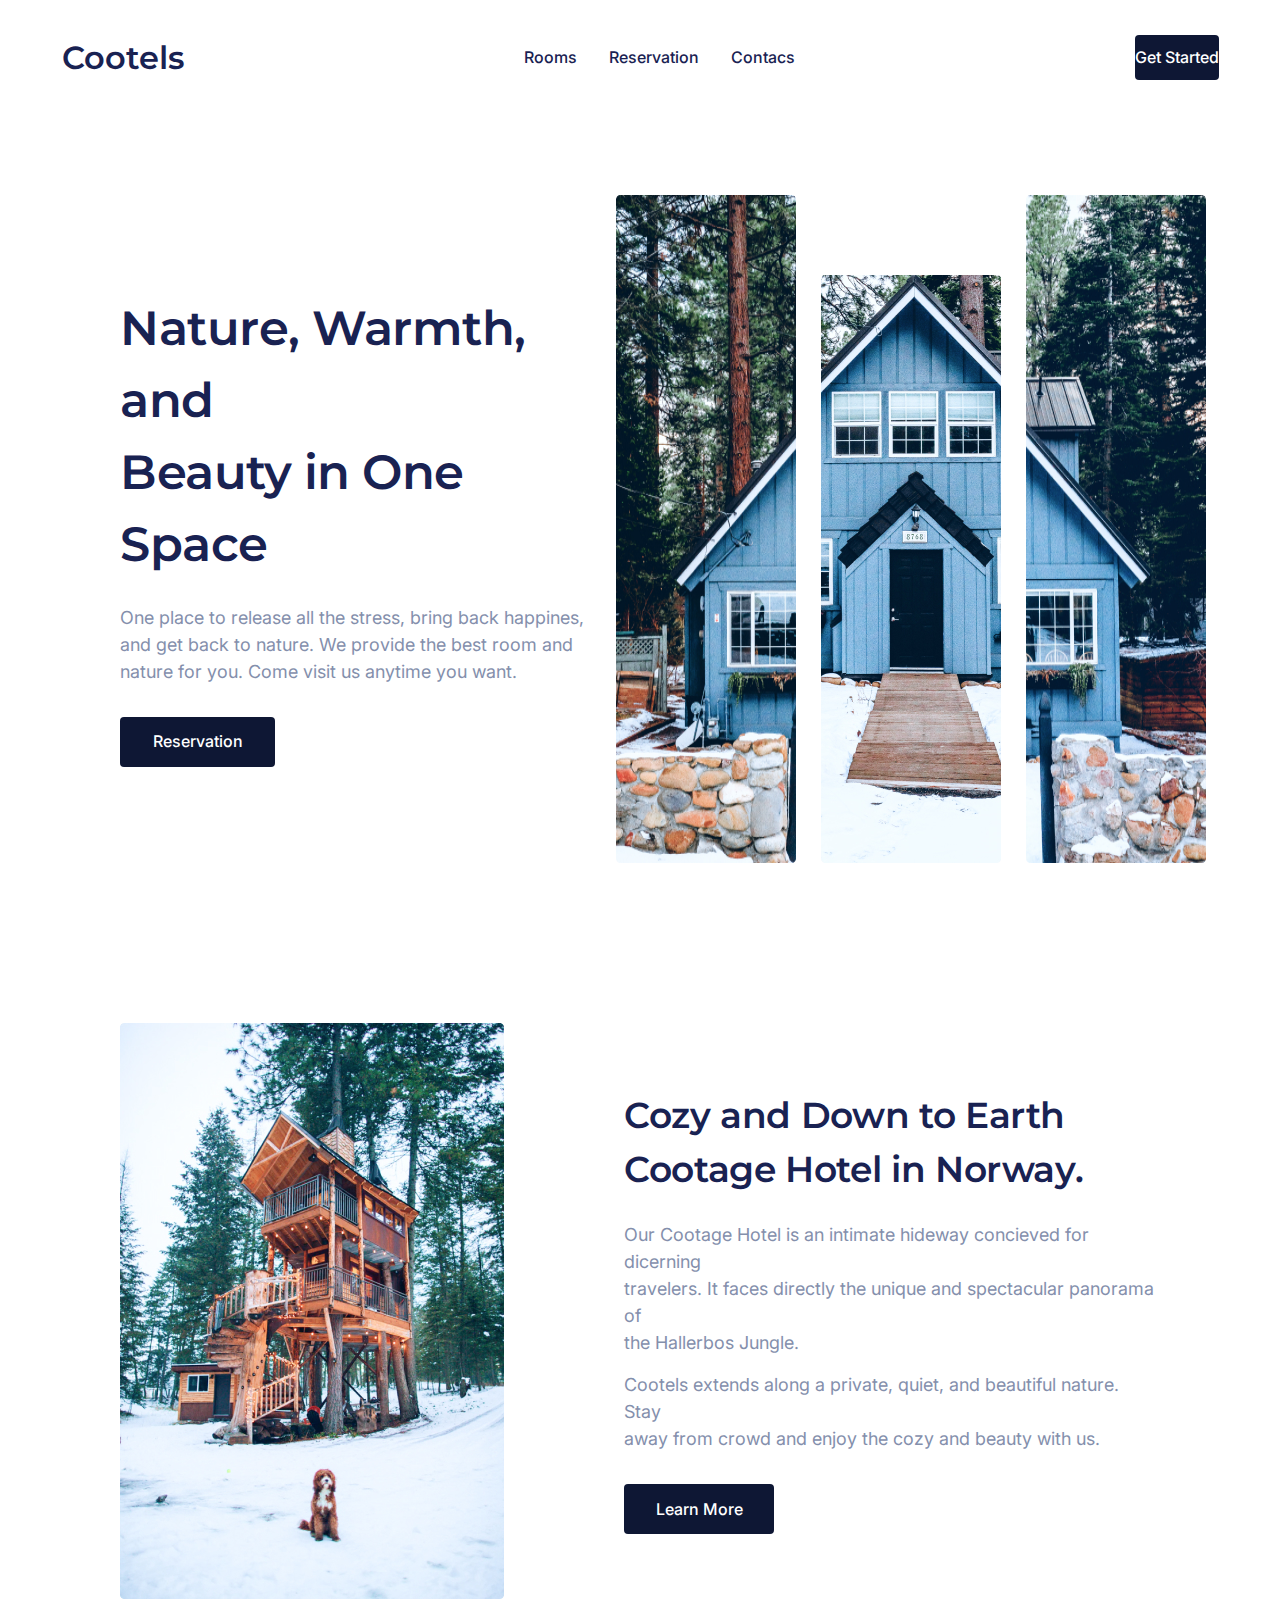
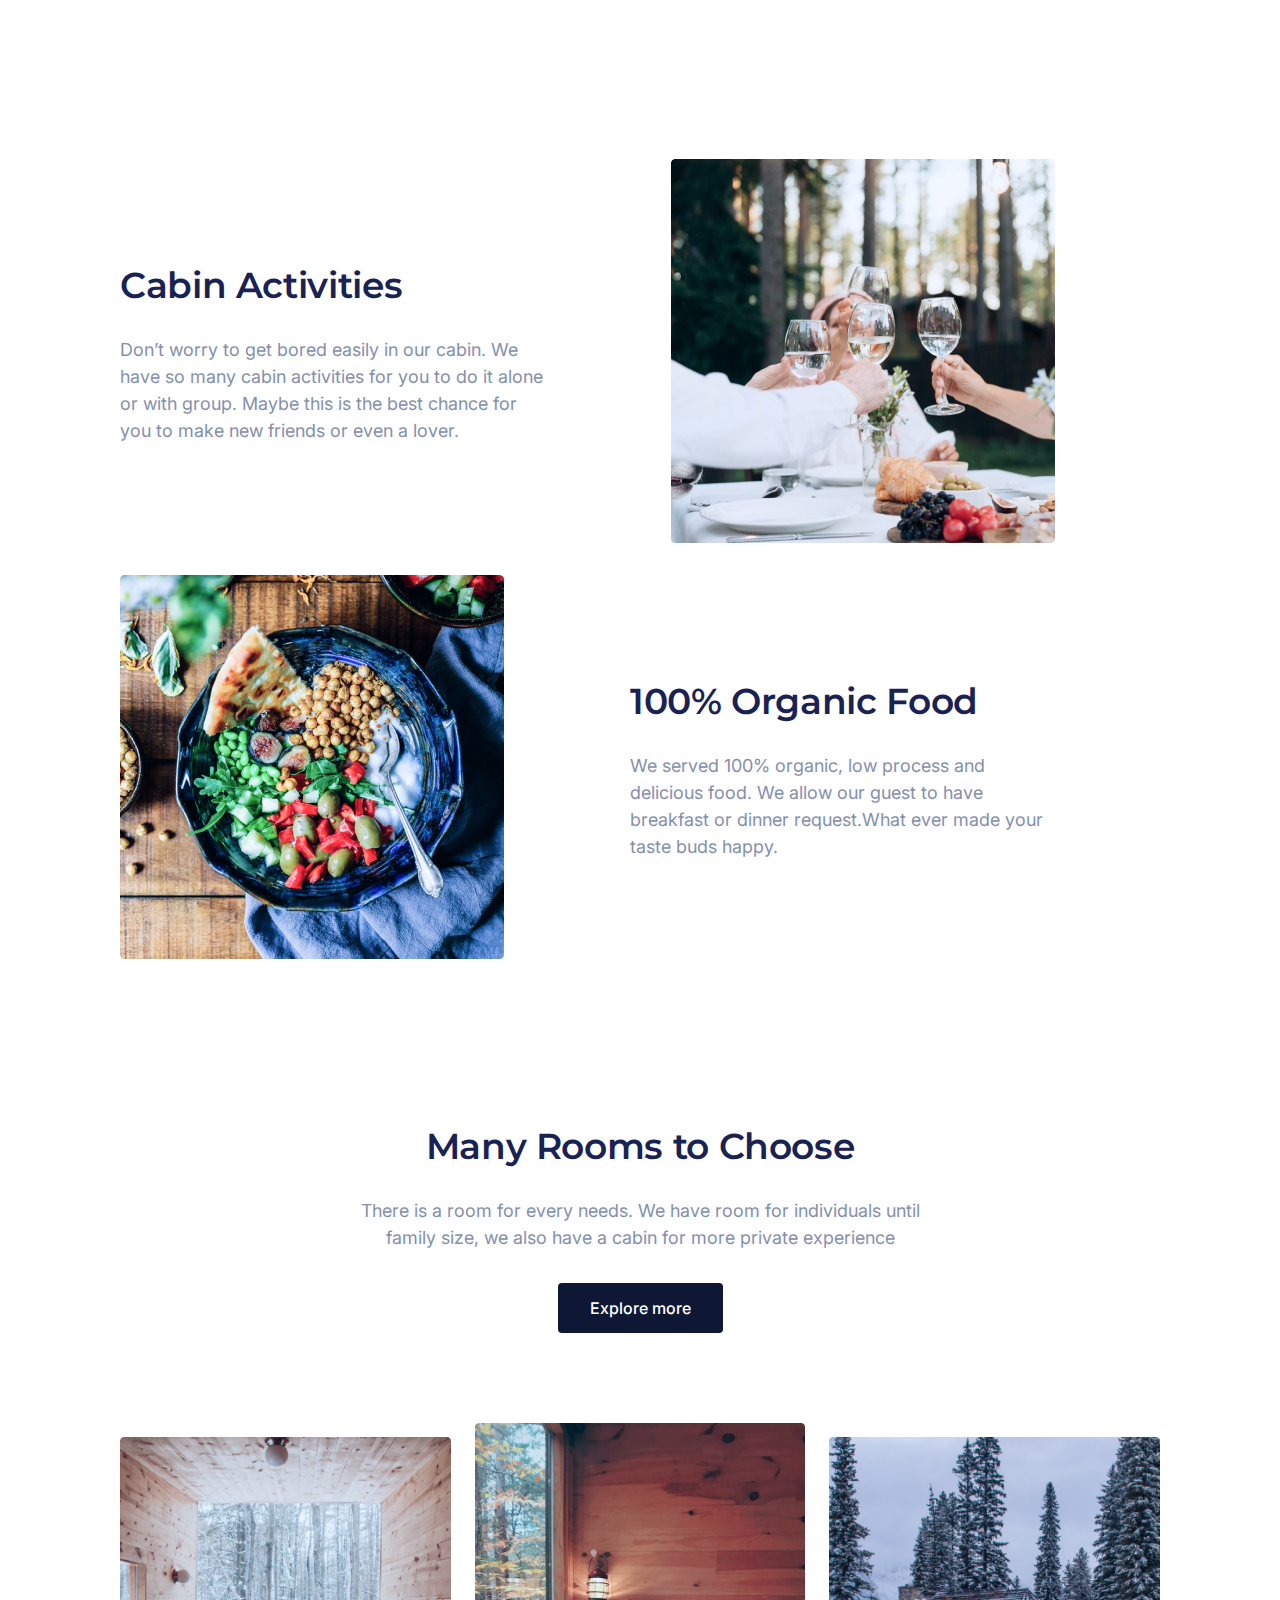
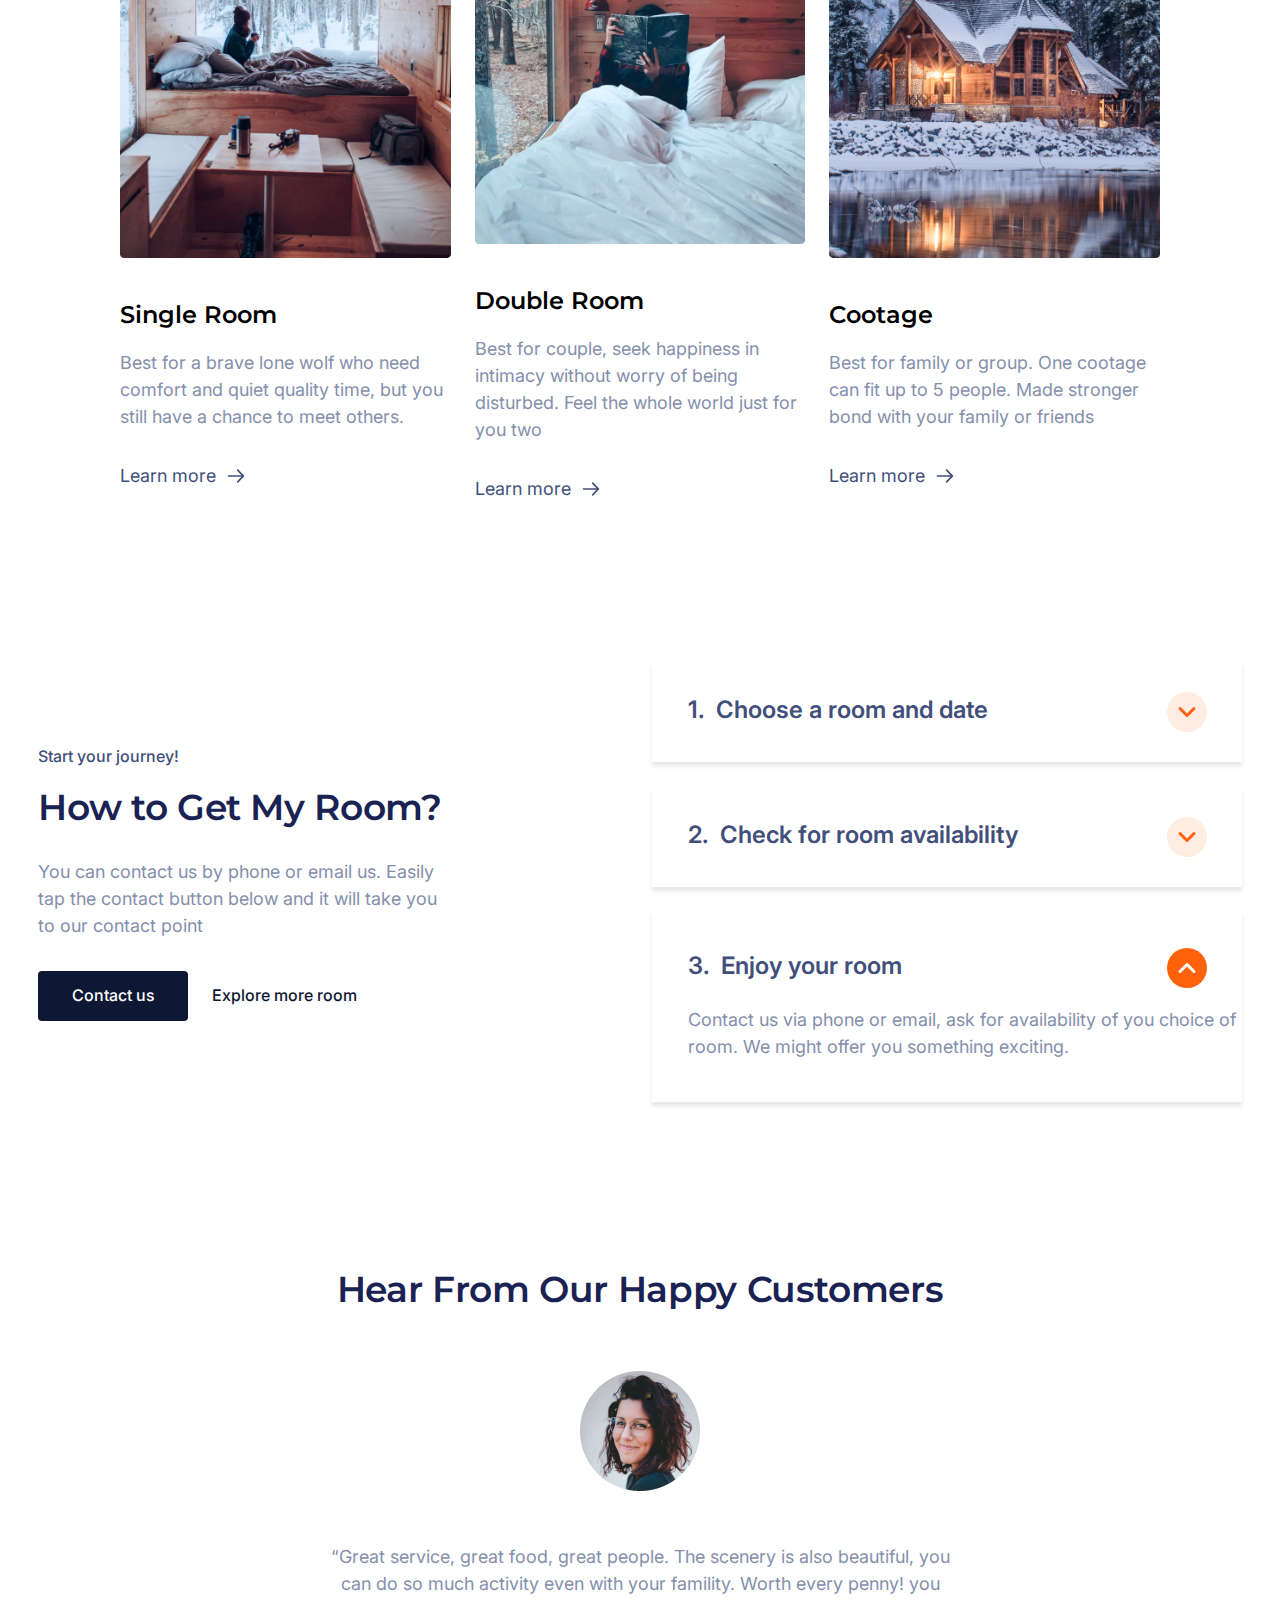
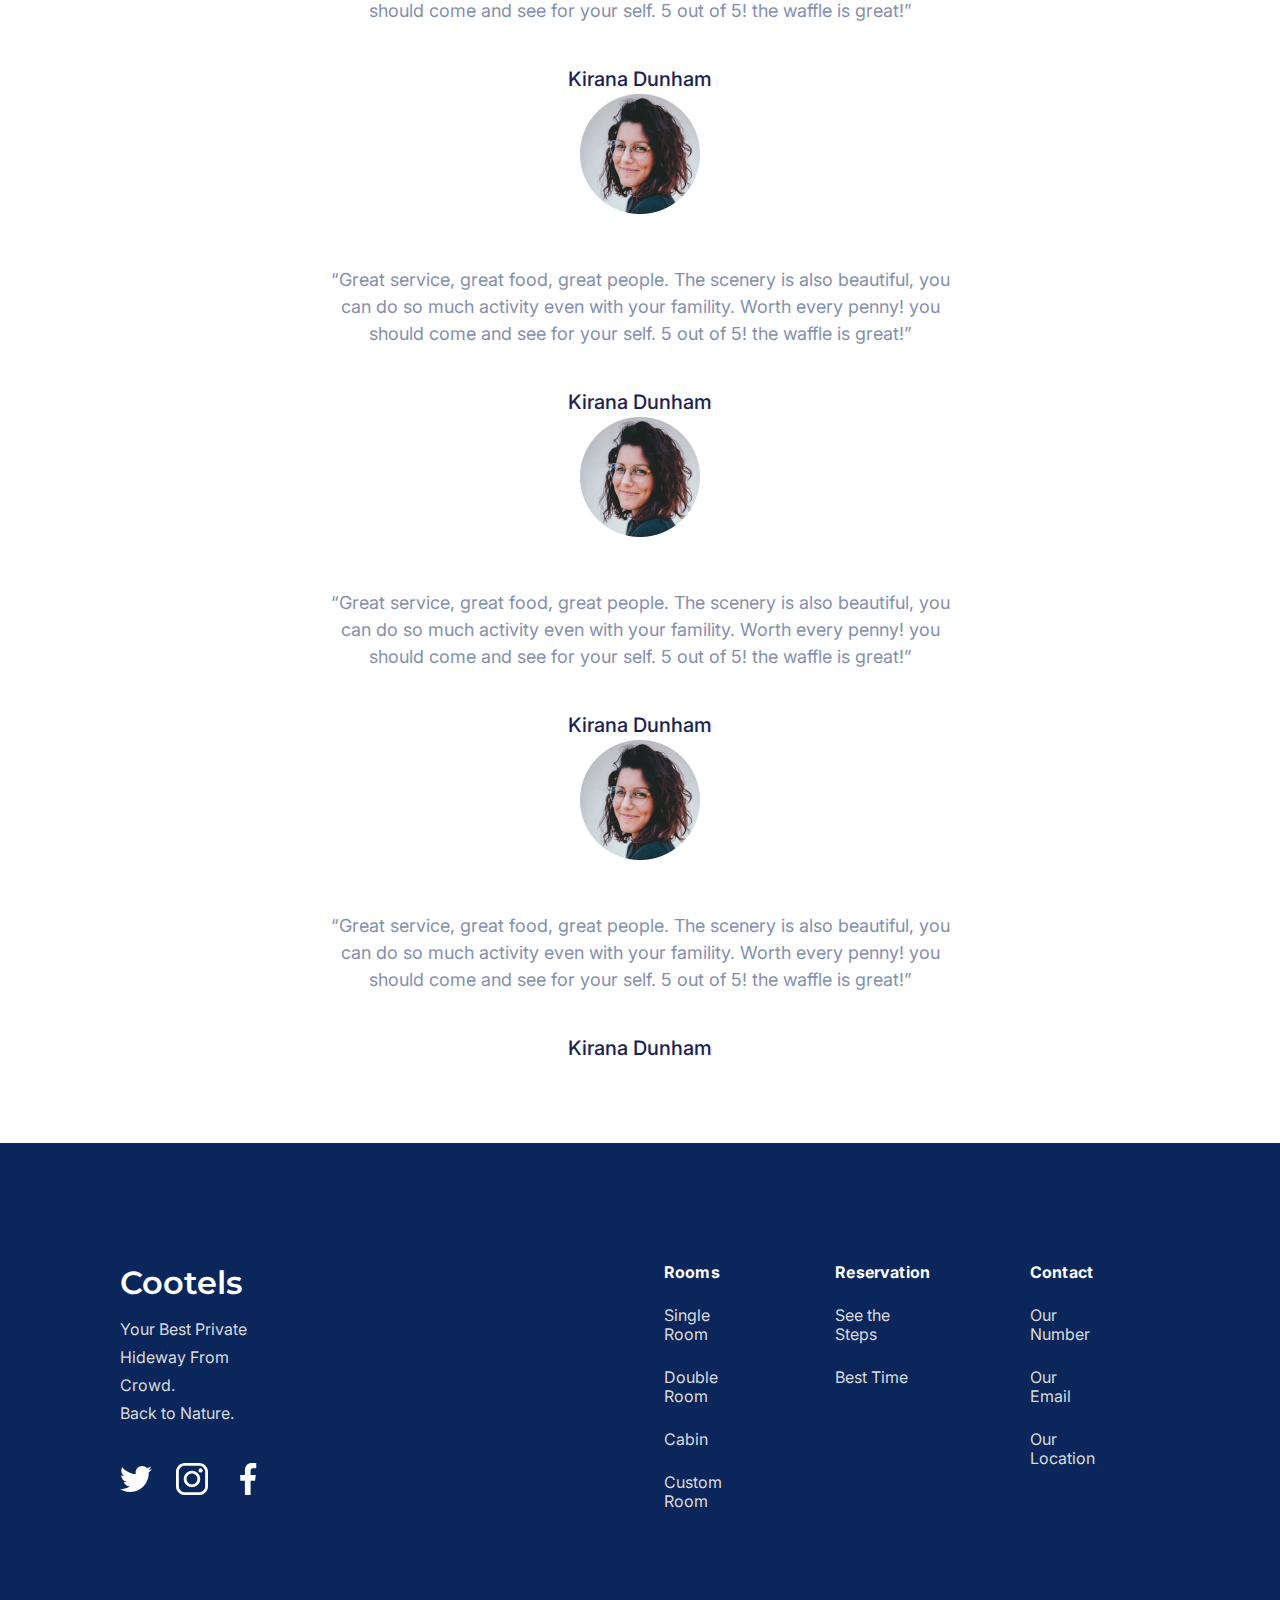
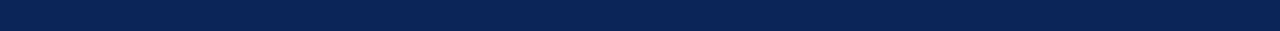
<file: Cootels/index.html>
<!DOCTYPE html>
<html lang="en">

<head>
	<meta charset="UTF-8">
	<meta http-equiv="X-UA-Compatible" content="IE=edge">
	<meta name="viewport" content="width=device-width, initial-scale=1.0">
	<title>Cootels</title>
	<link href="https://cdn.jsdelivr.net/npm/bootstrap@5.1.3/dist/css/bootstrap.min.css" rel="stylesheet" integrity="sha384-1BmE4kWBq78iYhFldvKuhfTAU6auU8tT94WrHftjDbrCEXSU1oBoqyl2QvZ6jIW3" crossorigin="anonymous">
	<link rel="stylesheet" href="css/style.css">
	<link rel="stylesheet" href="css/bootstrap_modified.css">

	<script src="js/main.js" type="module"></script>
</head>

<body>
	<header class="header">
		<div class="container header__container">
			<a href="index.html" class="header__logo logo">Cootels</a>
			<nav class="header__nav">
				<ul class="header__nav-list">
					<li class="header__nav-item"><a href="#" class="header__nav-link">Rooms</a></li>
					<li class="header__nav-item"><a href="#" class="header__nav-link">Reservation</a></li>
					<li class="header__nav-item"><a href="#" class="header__nav-link">Contacs</a></li>
				</ul>
			</nav>
			<button class="header__btn btn">Get&nbsp;Started</button>
		</div>
	</header>

	<main>
		<section class="hero">
			<div class="container hero__container">
				<div class="hero__content">
					<h1 class="hero__title">Nature, Warmth, and<br>Beauty in One Space</h1>
					<p class="hero__text">One place to release all the stress, bring back happines,<br>and get back to nature. We provide the best room and<br>nature for you. Come visit us anytime you want.</p>
					<button class="hero__btn btn">Reservation</button>
				</div>
				<div class="hero__img-group">
					<img src="img/hero1.jpg" alt="" class="hero__img hero__img-part1">
					<img src="img/hero2.jpg" alt="" class="hero__img hero__img-part2">
					<img src="img/hero3.jpg" alt="" class="hero__img hero__img-part3">
				</div>
			</div>
		</section>

		<section class="hotel">
			<div class="container hotel__container">
				<img src="img/hotel.jpg" alt="" class="hotel__img">
				<div class="hotel__content">
					<h2 class="hotel__title title">Cozy and Down to Earth Cootage Hotel in Norway.</h2>
					<p class="hotel__text-part1">Our Cootage Hotel is an intimate hideway concieved for dicerning<br>travelers. It faces directly the unique and spectacular panorama of<br>the Hallerbos Jungle.</p>
					<p class="hotel__text-part2">Cootels extends along a private, quiet, and beautiful nature. Stay<br>away from crowd and enjoy the cozy and beauty with us.</p>
					<button class="hotel__btn btn">Learn More</button>
				</div>
			</div>
		</section>

		<section class="advantages">
			<div class="container advantages__container">
				<div class="advantages__row">
					<div class="advantages__activities">
						<h2 class="advantages__activities-title title">Cabin Activities</h2>
						<p class="advantages__activities-text">Don’t worry to get bored easily in our cabin. We have so many cabin activities for you to do it alone or with group. Maybe this is the best chance for you to make new friends or even a lover.</p>
					</div>
					<img src="img/company.jpg" alt="" class="advantage__activities-img">
				</div>
				<div class="advantages__row">
					<img src="img/food.jpg" alt="" class="advantage__food-img">
					<div class="advantage__food">
						<h2 class="advantages__food-title title">100% Organic Food</h2>
						<p class="advantages__food-text">We served 100% organic, low process and delicious food. We allow our guest to have breakfast or dinner request.What ever made your taste buds happy.</p>
				</div>
				</div>
				
			</div>
		</section>

		<section class="rooms">
			<div class="container rooms__container">
				<h2 class="rooms__title title">Many Rooms to Choose</h2>
				<p class="rooms__text">There is a room for every needs. We have room for individuals until<br>family size, we also have a cabin for more private experience</p>
				<button class="rooms__btn btn">Explore more</button>
				<div class="rooms__columns">
					<div class="rooms__item">
						<img src="img/room1.jpg" alt="" class="rooms__item-img">
						<h3 class="rooms__item-title">Single Room</h3>
						<p class="rooms__item-text">Best for a brave lone wolf who need comfort and quiet quality time, but you still have a chance to meet others.</p>
						<a href="#" class="rooms__item-details">Learn more</a>
					</div>
					<div class="rooms__item">
						<img src="img/room2.jpg" alt="" class="rooms__item-img">
						<h3 class="rooms__item-title">Double Room</h3>
						<p class="rooms__item-text">Best for couple, seek happiness in intimacy without worry of being disturbed. Feel the whole world just for you two</p>
						<a href="#" class="rooms__item-details">Learn more</a>
					</div>
					<div class="rooms__item">
						<img src="img/room3.jpg" alt="" class="rooms__item-img">
						<h3 class="rooms__item-title">Cootage</h3>
						<p class="rooms__item-text">Best for family or group. One cootage can fit up to 5 people. Made stronger bond with your family or friends</p>
						<a href="#" class="rooms__item-details">Learn more</a>
					</div>
				</div>
			</div>
		</section>

		<section class="choice">
			<div class="container choice__container">
				<div class="choice__info">
					<p class="choice__subtitle">Start your journey!</p>
					<h2 class="choice__title title">How to Get My Room?</h2>
					<p class="choice__text">You can contact us by phone or email us. Easily tap the contact button below and it will take you to our contact point</p>
					<div class="choice__details">
						<button class="choice__btn btn">Contact us</button>
						<a href="#" class="choice__details-more">Explore more room</a>
					</div>
				</div>
				<div class="choice__options">
					<ol class="options__list">
						<li class="options__item">
							Choose a room and date
							<button class="options__item-btn"></button>
							<p class="options__item-text hidden" >Contact us via phone or email, ask for availability of you choice of room. We might offer you something exciting.</p>
						</li>
						<li class="options__item">
							Check for room availability
							<button class="options__item-btn"></button>
							<p class="options__item-text hidden" >Contact us via phone or email, ask for availability of you choice of room. We might offer you something exciting.</p>
						</li>
						<li class="options__item active">
							Enjoy your room
							<button class="options__item-btn"></button>
							<p class="options__item-text">Contact us via phone or email, ask for availability of you choice of room. We might offer you something exciting.</p>
						</li>
					</ol>
				</div>
			</div>
		</section>



		<section class="comments">
			<div class="container comments__container">
				<h2 class="comments__title title">Hear From Our Happy Customers</h2>
				<div id="carouselExampleIndicators" class="carousel slide" data-bs-ride="carousel">
					<div class="carousel-indicators">
						<button type="button" data-bs-target="#carouselExampleIndicators" data-bs-slide-to="0" class="active" aria-current="true" aria-label="Slide 1"></button>
						<button type="button" data-bs-target="#carouselExampleIndicators" data-bs-slide-to="1" aria-label="Slide 2"></button>
						<button type="button" data-bs-target="#carouselExampleIndicators" data-bs-slide-to="2" aria-label="Slide 3"></button>
						<button type="button" data-bs-target="#carouselExampleIndicators" data-bs-slide-to="3" aria-label="Slide 4"></button>
					</div>
					<div class="carousel-inner">
						<div class="carousel-item active" data-bs-interval="3000">
							<div class="d-block w-100 comments__person">
								<img src="img/Person.jpg" alt="" class="comments__person-img">
								<p class="comments__text">“Great service, great food, great people. The scenery is also beautiful, you can do so much activity even with your famility. Worth every penny! you should come and see for your self.  5 out of 5! the waffle is great!”</p>
								<p class="comments__person-name">Kirana Dunham</p>
							</div>
						</div>
						<div class="carousel-item" data-bs-interval="3000">
							<div class="d-block w-100 comments__person">
								<img src="img/Person.jpg" alt="" class="comments__person-img">
								<p class="comments__text">“Great service, great food, great people. The scenery is also beautiful, you can do so much activity even with your famility. Worth every penny! you should come and see for your self.  5 out of 5! the waffle is great!”</p>
								<p class="comments__person-name">Kirana Dunham</p>
							</div>
						</div>
						<div class="carousel-item" data-bs-interval="3000">
							<div class="d-block w-100 comments__person">
								<img src="img/Person.jpg" alt="" class="comments__person-img">
								<p class="comments__text">“Great service, great food, great people. The scenery is also beautiful, you can do so much activity even with your famility. Worth every penny! you should come and see for your self.  5 out of 5! the waffle is great!”</p>
								<p class="comments__person-name">Kirana Dunham</p>
							</div>
						</div>
						<div class="carousel-item" data-bs-interval="3000">
							<div class="d-block w-100 comments__person">
								<img src="img/Person.jpg" alt="" class="comments__person-img">
								<p class="comments__text">“Great service, great food, great people. The scenery is also beautiful, you can do so much activity even with your famility. Worth every penny! you should come and see for your self.  5 out of 5! the waffle is great!”</p>
								<p class="comments__person-name">Kirana Dunham</p>
							</div>
						</div>
					</div>
					<button class="carousel-control-prev" type="button" data-bs-target="#carouselExampleIndicators" data-bs-slide="prev">
						<span class="carousel-control-prev-icon" aria-hidden="true"></span>
						<span class="visually-hidden">Previous</span>
					</button>
					<button class="carousel-control-next" type="button" data-bs-target="#carouselExampleIndicators" data-bs-slide="next">
						<span class="carousel-control-next-icon" aria-hidden="true"></span>
						<span class="visually-hidden">Next</span>
					</button>
				</div>
			</div>
		</section>
		
	</main>

	<footer class="footer">
		<div class="container footer__container">
			<div class="footer__info">
				<a href="index.html" class="footer__logo logo">Cootels</a>
				<p class="footer__info-subtitle">Your Best Private<br>Hideway From Crowd.<br>Back to Nature.</p>
				<div class="footer__messangers">
					<a href="#" class="footer__messangers-item footer__messangers-item_twiter">
						<svg width="32" height="32" xmlns="http://www.w3.org/2000/svg">
							<g clip-path="url(#clip0_659_147)">
								<path d="M32 6.078C30.81 6.6 29.542 6.946 28.22 7.114C29.58 6.302 30.618 5.026 31.106 3.488C29.838 4.244 28.438 4.778 26.946 5.076C25.742 3.794 24.026 3 22.154 3C18.522 3 15.598 5.948 15.598 9.562C15.598 10.082 15.642 10.582 15.75 11.058C10.296 10.792 5.47 8.178 2.228 4.196C1.662 5.178 1.33 6.302 1.33 7.512C1.33 9.784 2.5 11.798 4.244 12.964C3.19 12.944 2.156 12.638 1.28 12.156C1.28 12.176 1.28 12.202 1.28 12.228C1.28 15.416 3.554 18.064 6.536 18.674C6.002 18.82 5.42 18.89 4.816 18.89C4.396 18.89 3.972 18.866 3.574 18.778C4.424 21.376 6.836 23.286 9.704 23.348C7.472 25.094 4.638 26.146 1.57 26.146C1.032 26.146 0.516 26.122 0 26.056C2.906 27.93 6.35 29 10.064 29C22.136 29 28.736 19 28.736 10.332C28.736 10.042 28.726 9.762 28.712 9.484C30.014 8.56 31.108 7.406 32 6.078Z" fill="currentColor"/>
							</g>
							<defs>
								<clipPath id="clip0_659_147">
									<rect width="32" height="32" fill="currentColor"/>
								</clipPath>
							</defs>
						</svg>							
					</a>
					<a href="#" class="footer__messangers-item footer__messangers-item_inst">
						<svg width="32" height="32" xmlns="http://www.w3.org/2000/svg">
							<path d="M23.1688 0H8.8306C3.96141 0 0 3.9616 0 8.83079V23.169C0 28.0384 3.96141 31.9998 8.8306 31.9998H23.1688C28.0384 31.9998 31.9998 28.0382 31.9998 23.169V8.83079C32 3.9616 28.0384 0 23.1688 0ZM29.1608 23.169C29.1608 26.4729 26.4729 29.1606 23.169 29.1606H8.8306C5.52693 29.1608 2.83918 26.4729 2.83918 23.169V8.83079C2.83918 5.52712 5.52693 2.83918 8.8306 2.83918H23.1688C26.4727 2.83918 29.1606 5.52712 29.1606 8.83079V23.169H29.1608Z" fill="currentColor"/>
							<path d="M15.9999 7.75482C11.4533 7.75482 7.75439 11.4537 7.75439 16.0004C7.75439 20.5468 11.4533 24.2455 15.9999 24.2455C20.5466 24.2455 24.2455 20.5468 24.2455 16.0004C24.2455 11.4537 20.5466 7.75482 15.9999 7.75482ZM15.9999 21.4062C13.019 21.4062 10.5936 18.9811 10.5936 16.0002C10.5936 13.019 13.0188 10.5938 15.9999 10.5938C18.9811 10.5938 21.4063 13.019 21.4063 16.0002C21.4063 18.9811 18.9809 21.4062 15.9999 21.4062Z" fill="currentColor"/>
							<path d="M24.5913 5.34735C24.0443 5.34735 23.507 5.56881 23.1206 5.95683C22.7324 6.34296 22.5093 6.88051 22.5093 7.42941C22.5093 7.97662 22.7326 8.51398 23.1206 8.902C23.5068 9.28813 24.0443 9.51148 24.5913 9.51148C25.1402 9.51148 25.6759 9.28813 26.0639 8.902C26.4519 8.51398 26.6734 7.97643 26.6734 7.42941C26.6734 6.88051 26.4519 6.34296 26.0639 5.95683C25.6778 5.56881 25.1402 5.34735 24.5913 5.34735Z" fill="currentColor"/>
						</svg>
					</a>
					<a href="#" class="footer__messangers-item footer__messangers-item_facebook">
						<svg width="32" height="32" viewBox="0 0 32 32" fill="none" xmlns="http://www.w3.org/2000/svg">
							<g clip-path="url(#clip0_659_151)">
								<path d="M21.3295 5.31333H24.2508V0.225333C23.7468 0.156 22.0135 0 19.9948 0C15.7828 0 12.8975 2.64933 12.8975 7.51867V12H8.24951V17.688H12.8975V32H18.5962V17.6893H23.0562L23.7642 12.0013H18.5948V8.08267C18.5962 6.43867 19.0388 5.31333 21.3295 5.31333V5.31333Z" fill="currentColor"/>
							</g>
							<defs>
								<clipPath id="clip0_659_151">
									<rect width="32" height="32" fill="currentColor"/>
								</clipPath>
							</defs>
						</svg>
					</a>
				</div>
			</div>
			<div class="footer__nav">
				<div class="footer__nav-item">
					<p class="footer__item-title">Rooms</p>
					<ul class="footer__item-list">
						<li class="footer__list-item"><a href="#" class="footer__nav-link">Single Room</a></li>
						<li class="footer__list-item"><a href="#" class="footer__nav-link">Double Room</a></li>
						<li class="footer__list-item"><a href="#" class="footer__nav-link">Cabin</a></li>
						<li class="footer__list-item"><a href="#" class="footer__nav-link">Custom Room</a></li>
					</ul>
				</div>
				<div class="footer__nav-item">
					<p class="footer__item-title">Reservation</p>
					<ul class="footer__item-list">
						<li class="footer__list-item"><a href="#" class="footer__nav-link">See the Steps</a></li>
						<li class="footer__list-item"><a href="#" class="footer__nav-link">Best Time</a></li>
					</ul>
				</div>
				<div class="footer__nav-item">
					<p class="footer__item-title">Contact</p>
					<ul class="footer__item-list">
						<li class="footer__list-item"><a href="#" class="footer__nav-link">Our Number</a></li>
						<li class="footer__list-item"><a href="#" class="footer__nav-link">Our Email</a></li>
						<li class="footer__list-item"><a href="#" class="footer__nav-link">Our Location</a></li>
					</ul>
				</div>
			</div>
		</div>
	</footer>

	<script src="https://cdn.jsdelivr.net/npm/bootstrap@5.1.3/dist/js/bootstrap.bundle.min.js" integrity="sha384-ka7Sk0Gln4gmtz2MlQnikT1wXgYsOg+OMhuP+IlRH9sENBO0LRn5q+8nbTov4+1p" crossorigin="anonymous"></script>
</body>

</html>
</file>
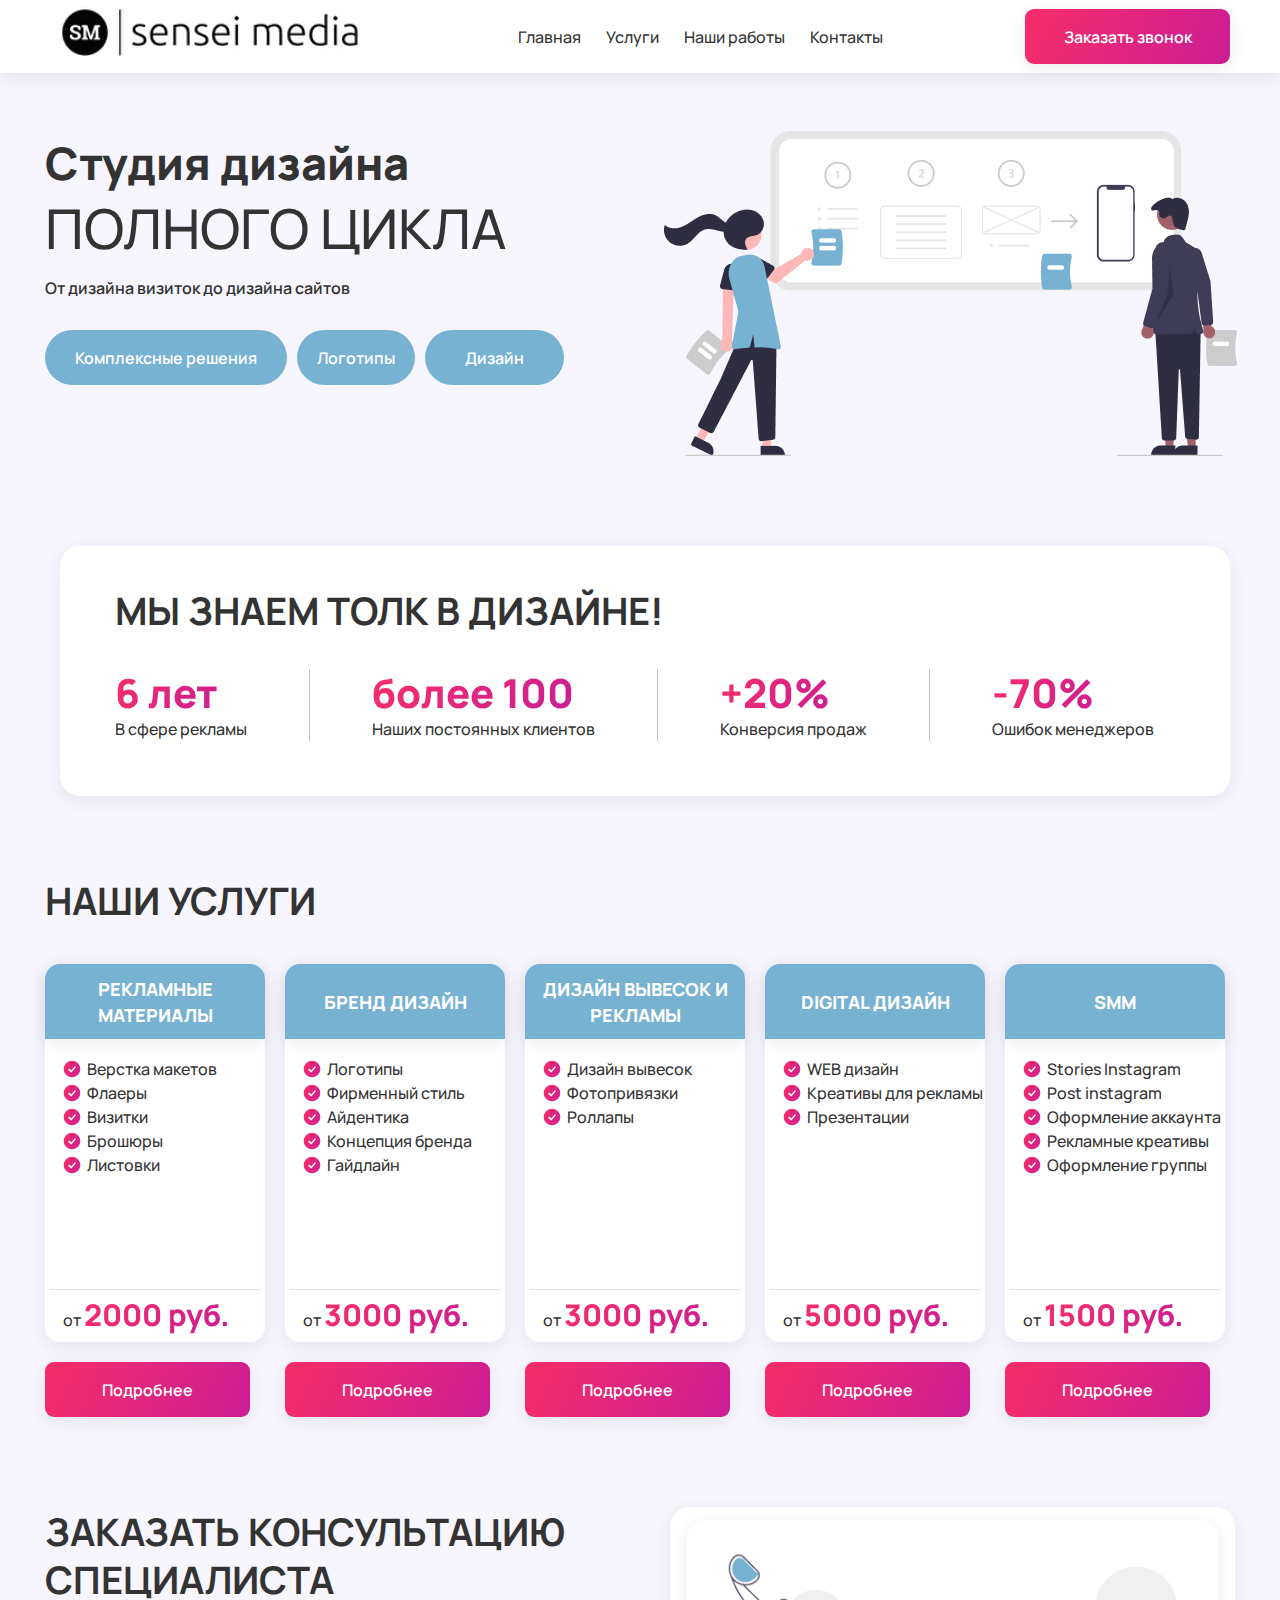
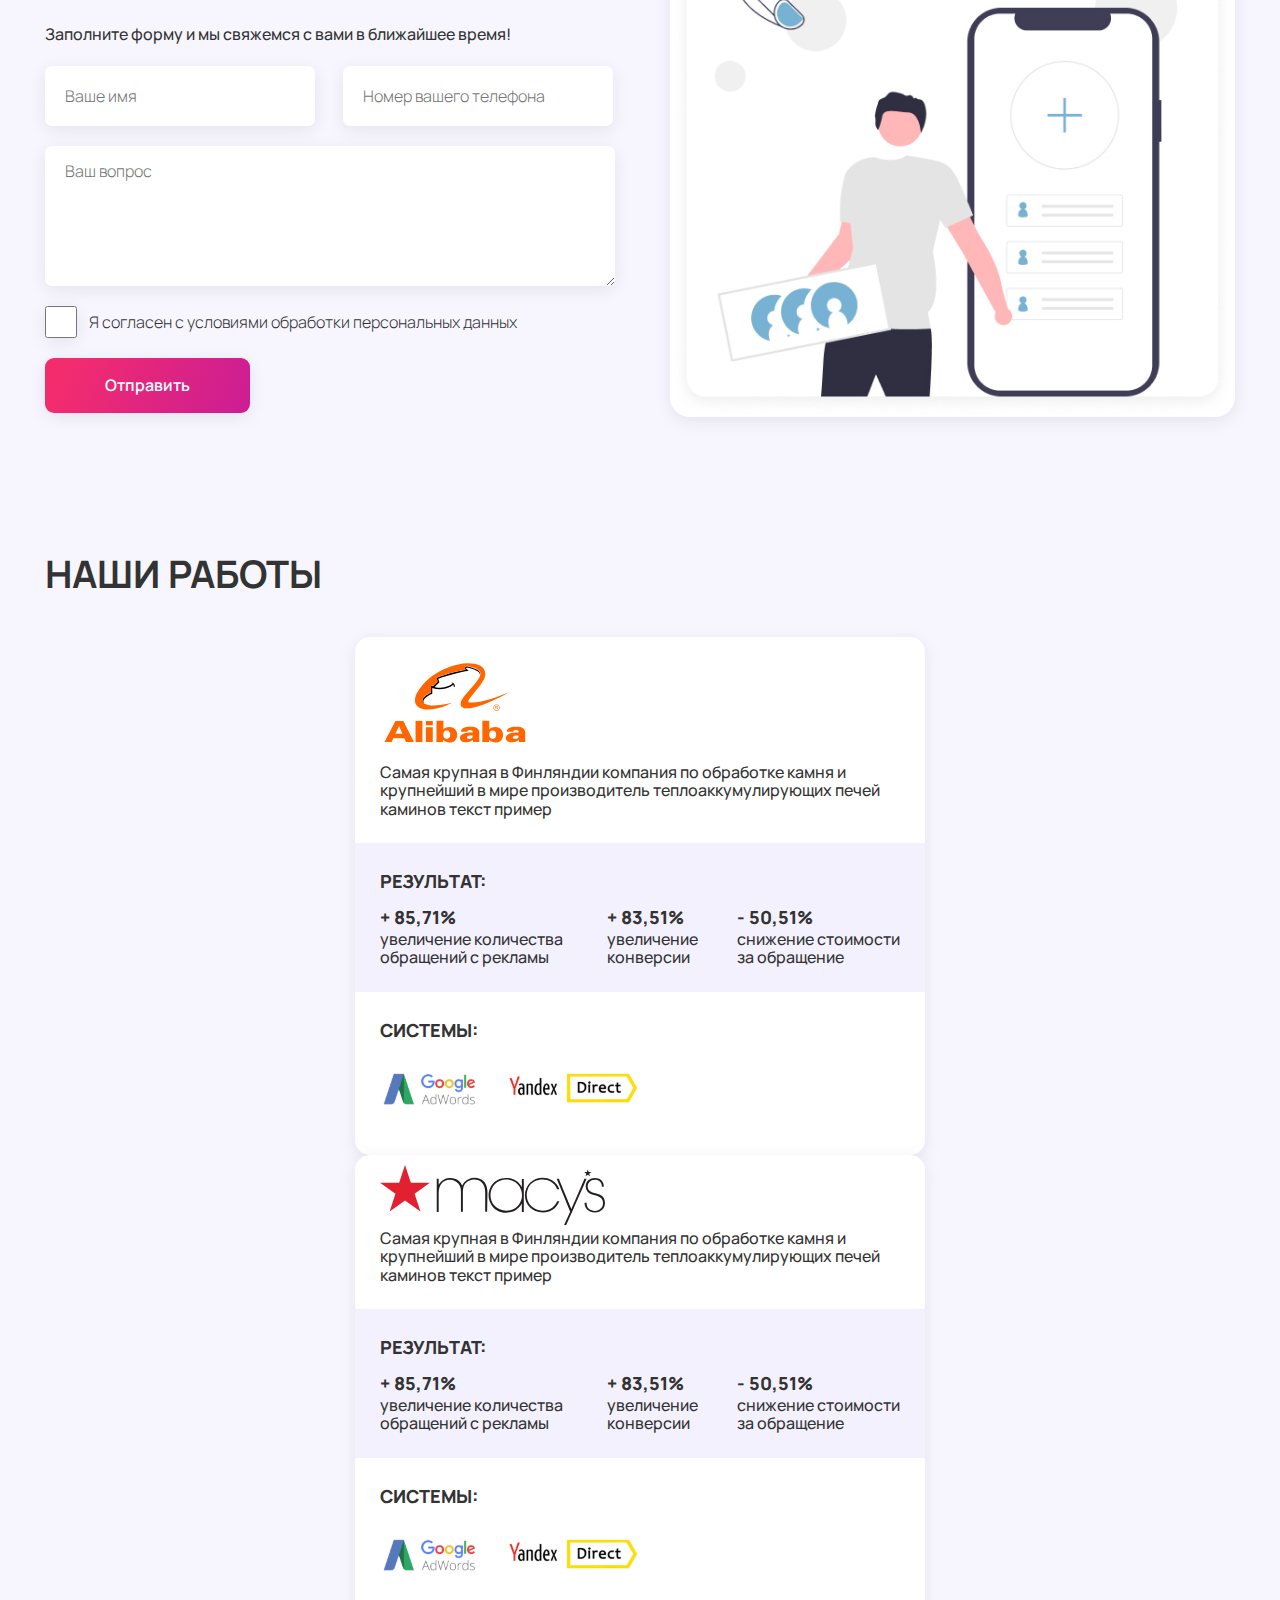
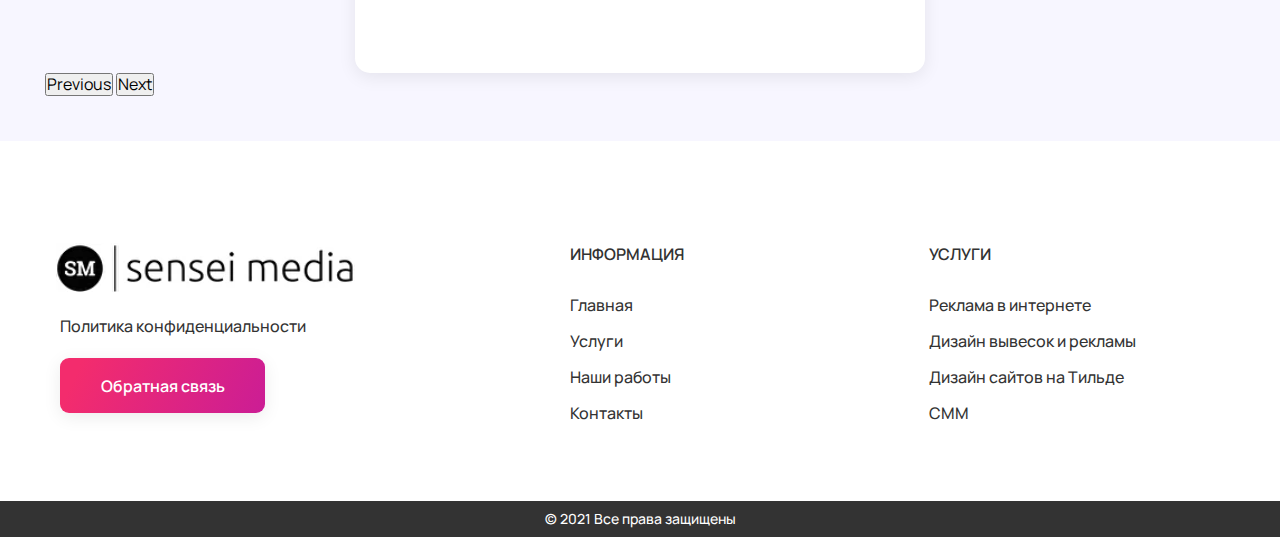
<file: SenseiMedia/index.html>
<!DOCTYPE html>
<html lang="ru">

<head>
	<meta charset="UTF-8">
	<meta http-equiv="X-UA-Compatible" content="IE=edge">
	<meta name="viewport" content="width=device-width, initial-scale=1.0">
	<title>Sensei media</title>
	<!-- CSS only -->
	<link href="https://cdn.jsdelivr.net/npm/bootstrap@5.1.3/dist/css/bootstrap.min.css" rel="stylesheet" integrity="sha384-1BmE4kWBq78iYhFldvKuhfTAU6auU8tT94WrHftjDbrCEXSU1oBoqyl2QvZ6jIW3" crossorigin="anonymous">	
	<link rel="stylesheet" href="css/style.css">

</head>

<body>
	<header class="header">
		<div class="container header__container">
			<a href="index.html" class="header__logo logo">
				<img src="img/Лого.svg" alt="Логотип компании Sensei media" class="header__logo-img" width="325" height="70">
			</a>

			<nav class="header__navigation navigation">
				<ul class="navigation__list">
					<li class="navigation__list-item">Главная</li>
					<li class="navigation__list-item">Услуги</li>
					<li class="navigation__list-item">Наши работы</li>
					<li class="navigation__list-item">Контакты</li>
				</ul>
			</nav>

			<button class="header__call-btn btn">Заказать звонок</button>
		</div>
	</header>

	<main>
		<section class="intro">
			<div class="container intro__container">
				<div class="intro__item-text">
					<div class="intro__title">
						<span class="intro__title-bold">Студия дизайна</span>
						<span class="intro__title-big">полного&nbsp;цикла</span>
					</div>
					<p class="intro__from-to">От дизайна визиток до дизайна сайтов</p>
					<div class="intro__variations-wrapper">
						<button class="intro__variations-item">Комплексные&nbsp;решения</button>
						<button class="intro__variations-item">Логотипы</button>
						<button class="intro__variations-item">Дизайн</button>
					</div>
				</div>
				<img src="img/hero.png" alt="" class="intro__item-img">
			</div>
		</section>

		<section class="about">
			<div class="container about__container">
				<h3 class="about__title title">Мы знаем толк в дизайне!</h3>
				<div class="about__properties-wrapper">
					<div class="about__properties-item">
						<span class="about__item-title">6 лет</span>
						<p class="about__item-subtitle">В сфере рекламы</p>
					</div>
					<div class="about__properties-item">
						<span class="about__item-title">более 100</span>
						<p class="about__item-subtitle">Наших постоянных клиентов</p>
					</div>
					<div class="about__properties-item">
						<span class="about__item-title">+20%</span>
						<p class="about__item-subtitle">Конверсия продаж</p>
					</div>
					<div class="about__properties-item">
						<span class="about__item-title">-70%</span>
						<p class="about__item-subtitle">Ошибок менеджеров</p>
					</div>
				</div>
			</div>
		</section>

		<section class="services">
			<div class="container services__container">
				<h3 class="services__title title">Наши услуги</h3>
				<div class="services__columns">

					<div class="services__columns-item">
						<div class="services__card">
							<p class="card__titel">Рекламные материалы</p>
							<ul class="card__pluses-list">
								<li class="card__pluses-item">Верстка макетов</li>
								<li class="card__pluses-item">Флаеры</li>
								<li class="card__pluses-item">Визитки</li>
								<li class="card__pluses-item">Брошюры</li>
								<li class="card__pluses-item">Листовки</li>
							</ul>
							<p class="card__price">от 
								<span class="card__price-cful">2000 руб.</span>
							</p>
						</div>
						<button class="services__description-btn btn">Подробнее</button>
					</div>

					<div class="services__columns-item">
						<div class="services__card">
							<p class="card__titel">бренд дизайн</p>
							<ul class="card__pluses-list">
								<li class="card__pluses-item">Логотипы</li>
								<li class="card__pluses-item">Фирменный стиль</li>
								<li class="card__pluses-item">Айдентика</li>
								<li class="card__pluses-item">Концепция бренда</li>
								<li class="card__pluses-item">Гайдлайн</li>
							</ul>
							<p class="card__price">от 
								<span class="card__price-cful">3000 руб.</span>
							</p>
						</div>
						<button class="services__description-btn btn">Подробнее</button>
					</div>

					<div class="services__columns-item">
						<div class="services__card">
							<p class="card__titel">дизайн вывесок	и рекламы</p>
							<ul class="card__pluses-list">
								<li class="card__pluses-item">Дизайн вывесок</li>
								<li class="card__pluses-item">Фотопривязки</li>
								<li class="card__pluses-item">Роллапы</li>
							</ul>
							<p class="card__price">от 
								<span class="card__price-cful">3000 руб.</span>
							</p>
						</div>
						<button class="services__description-btn btn">Подробнее</button>
					</div>

					<div class="services__columns-item">
						<div class="services__card">
							<p class="card__titel">Digital Дизайн</p>
							<ul class="card__pluses-list">
								<li class="card__pluses-item">WEB дизайн</li>
								<li class="card__pluses-item">Креативы для рекламы</li>
								<li class="card__pluses-item">Презентации</li>
							</ul>
							<p class="card__price">от 
								<span class="card__price-cful">5000 руб.</span>
							</p>
						</div>
						<button class="services__description-btn btn">Подробнее</button>
					</div>

					<div class="services__columns-item">
						<div class="services__card">
							<p class="card__titel">Smm</p>
							<ul class="card__pluses-list">
								<li class="card__pluses-item">Stories Instagram</li>
								<li class="card__pluses-item">Post instagram</li>
								<li class="card__pluses-item">Оформление аккаунта</li>
								<li class="card__pluses-item">Рекламные креативы</li>
								<li class="card__pluses-item">Оформление группы</li>
							</ul>
							<p class="card__price">от 
								<span class="card__price-cful">1500 руб.</span>
							</p>
						</div>
						<button class="services__description-btn btn">Подробнее</button>
					</div>

				</div>
			</div>
		</section>

		<section class="consult">
			<div class="container consult__container">
				<div class="consult__columns">
					<div class="consult__columns-form">
						<h3 class="consult__title title">заказать Консультацию специалиста</h3>
						<p class="consult__subtitle">Заполните форму и мы свяжемся с вами в ближайшее время!</p>
						<form action="#" class="consult__form form">
							<input type="text" class="form__name" placeholder="Ваше имя">
							<input type="tel" class="form__tel" placeholder="Номер вашего телефона">
							<textarea class="form__question" placeholder="Ваш вопрос"></textarea>
							<div class="form__data-processing">
								<input type="checkbox" id="checkbox1" class="form__data-checkbox" >
								<label for="checkbox1" >Я согласен с условиями обработки персональных данных</label>
							</div>
							<button class="form-send btn">Отправить</button>
						</form>
					</div>
					<img src="img/consult-img.jpg" alt="" class="consult__columns-img">
				</div>
			</div>
		</section>



		<section class="works">
			<div class="works__container container">
				<h3 class="works__title title">Наши работы</h3>


				<div id="carouselExampleControls" class="carousel carousel-dark slide" data-bs-ride="carousel">
					<div class="carousel-inner">
						<div class="carousel-item active">
							<div class="works__company" class="d-block w-100">
								<a href="#" class="company__logo">
									<img src="img/AlibabaLogo.svg" alt="" class="company__logo-img">
								</a>
								<p class="company__info">Самая крупная в Финляндии компания по обработке камня 
									и крупнейший в мире производитель теплоаккумулирующих печей
									каминов текст пример</p>
								<div class="company__result">
									<p class="company__result-title">Результат:</p>
									<div class="company__result-row">
										<div class="company__result-vertical">
											<p class="company__adv-percent">+ 85,71%</p>
											<p class="company__adv-info">увеличение количества обращений с рекламы</p>
										</div>
										<div class="company__result-vertical">
											<p class="company__adv-percent">+ 83,51%</p>
											<p class="company__adv-info">увеличение конверсии</p>
										</div>
										<div class="company__result-vertical">
											<p class="company__adv-percent">- 50,51%</p>
											<p class="company__adv-info">снижение&nbsp;стоимости за обращение</p>
										</div>
									</div>
								</div>
								<p class="company__systems">Системы:</p>
								<div class="company__systems-row">
									<a href="#" class="comany__systems-link">
										<img src="img/logo-google.svg" alt="" class="company__systems-img">
									</a>
									<a href="#" class="comany__systems-link">
										<img src="img/yandex_logo.svg" alt="" class="company__systems-img">
									</a>
								</div>
							</div>
						</div>
						<div class="carousel-item">
							<div class="works__company" class="d-block w-100">
								<a href="#" class="company__logo">
									<img src="img/Macy'sLogo.svg" alt="" class="company__logo-img">
								</a>
								<p class="company__info">Самая крупная в Финляндии компания по обработке камня 
									и крупнейший в мире производитель теплоаккумулирующих печей
									каминов текст пример</p>
								<div class="company__result">
									<p class="company__result-title">Результат:</p>
									<div class="company__result-row">
										<div class="company__result-vertical">
											<p class="company__adv-percent">+ 85,71%</p>
											<p class="company__adv-info">увеличение количества обращений с рекламы</p>
										</div>
										<div class="company__result-vertical">
											<p class="company__adv-percent">+ 83,51%</p>
											<p class="company__adv-info">увеличение конверсии</p>
										</div>
										<div class="company__result-vertical">
											<p class="company__adv-percent">- 50,51%</p>
											<p class="company__adv-info">снижение&nbsp;стоимости за обращение</p>
										</div>
									</div>
								</div>
								<p class="company__systems">Системы:</p>
								<div class="company__systems-row">
									<a href="#" class="comany__systems-link">
										<img src="img/logo-google.svg" alt="" class="company__systems-img">
									</a>
									<a href="#" class="comany__systems-link">
										<img src="img/yandex_logo.svg" alt="" class="company__systems-img">
									</a>
								</div>
							</div>
						</div>
					</div>
					<button class="carousel-control-prev" type="button" data-bs-target="#carouselExampleControls" data-bs-slide="prev">
						<span class="carousel-control-prev-icon" aria-hidden="true"></span>
						<span class="visually-hidden">Previous</span>
					</button>
					<button class="carousel-control-next" type="button" data-bs-target="#carouselExampleControls" data-bs-slide="next">
						<span class="carousel-control-next-icon" aria-hidden="true"></span>
						<span class="visually-hidden">Next</span>
					</button>
				</div>

			</div>
		</section>
	</main>
	
	<footer class="footer">
		<div class="container footer__container">
			<div class="footer__wrapper">
				<div class="footer__info">
					<a href="index.html" class="footer__logo logo">
						<img src="img/Лого.svg" alt="Логотип компании Sensei media" class="header__logo-img" width="325" height="70">
					</a>
					<a href="#" class="footer__confidence">Политика конфиденциальности</a>
					<button class="footer__call-btn btn">Обратная связь</button>
				</div>

				<div class="footer__navigation">
					<div class="footer__navigation-wrapper">
						<h4 class="footer__navigation-title ">Информация</h4>
						<ul class="footer__list-vertical ">
							<li class="footer__item">
								<a href="#" class="footer__item-link">Главная</a>
								<a href="#" class="footer__item-link">Услуги</a>
								<a href="#" class="footer__item-link">Наши работы</a>
								<a href="#" class="footer__item-link">Контакты</a>
							</li>
						</ul>
					</div>
					<div class="footer__navigation-wrapper">
						<h4 class="footer__navigation-title ">Услуги</h4>
						<ul class="footer__list-vertical ">
							<li class="footer__item">
								<a href="#" class="footer__item-link">Реклама в интернете</a>
								<a href="#" class="footer__item-link">Дизайн вывесок и рекламы</a>
								<a href="#" class="footer__item-link">Дизайн сайтов на Тильде</a>
								<a href="#" class="footer__item-link">СММ</a>
							</li>
						</ul>
					</div>
					
				</div>
			</div>
		</div>
	</footer>
	<p class="footer__bottom">&copy; 2021 Все права защищены</p>

	<!-- JavaScript Bundle with Popper -->
	<script src="https://cdn.jsdelivr.net/npm/bootstrap@5.1.3/dist/js/bootstrap.bundle.min.js" integrity="sha384-ka7Sk0Gln4gmtz2MlQnikT1wXgYsOg+OMhuP+IlRH9sENBO0LRn5q+8nbTov4+1p" crossorigin="anonymous"></script>
</body>

</html>
</file>
<file: Cootels/css/style.css>
@import url('https://fonts.googleapis.com/css2?family=Inter:wght@400;500;700&family=Montserrat:wght@600;700&display=swap');
@import 'normalize.css';
@import 'default.css';
@import 'header.css';
@import 'hero.css';
@import 'hotel.css';
@import 'advantages.css';
@import 'rooms.css';
@import 'choice.css';
@import 'comments.css';
@import 'footer.css';
</file>
<file: SenseiMedia/css/style.css>
@import url('https://fonts.googleapis.com/css2?family=Manrope:wght@300;400;500;600;700;800&display=swap');
@import 'normalize.css';
@import 'default.css';
@import 'header.css';
@import 'intro.css';
@import 'about.css';
@import 'services.css';
@import 'consult.css';
@import 'works.css';
@import 'footer.css';

.carousel-control-prev-icon{
  background-image: url('../img/ArrowLeft.svg');
  background-repeat: no-repeat;
}

.carousel-control-next-icon{
  background-image: url('../img/ArrowRight.svg');
  background-repeat: no-repeat;

}
</file>
